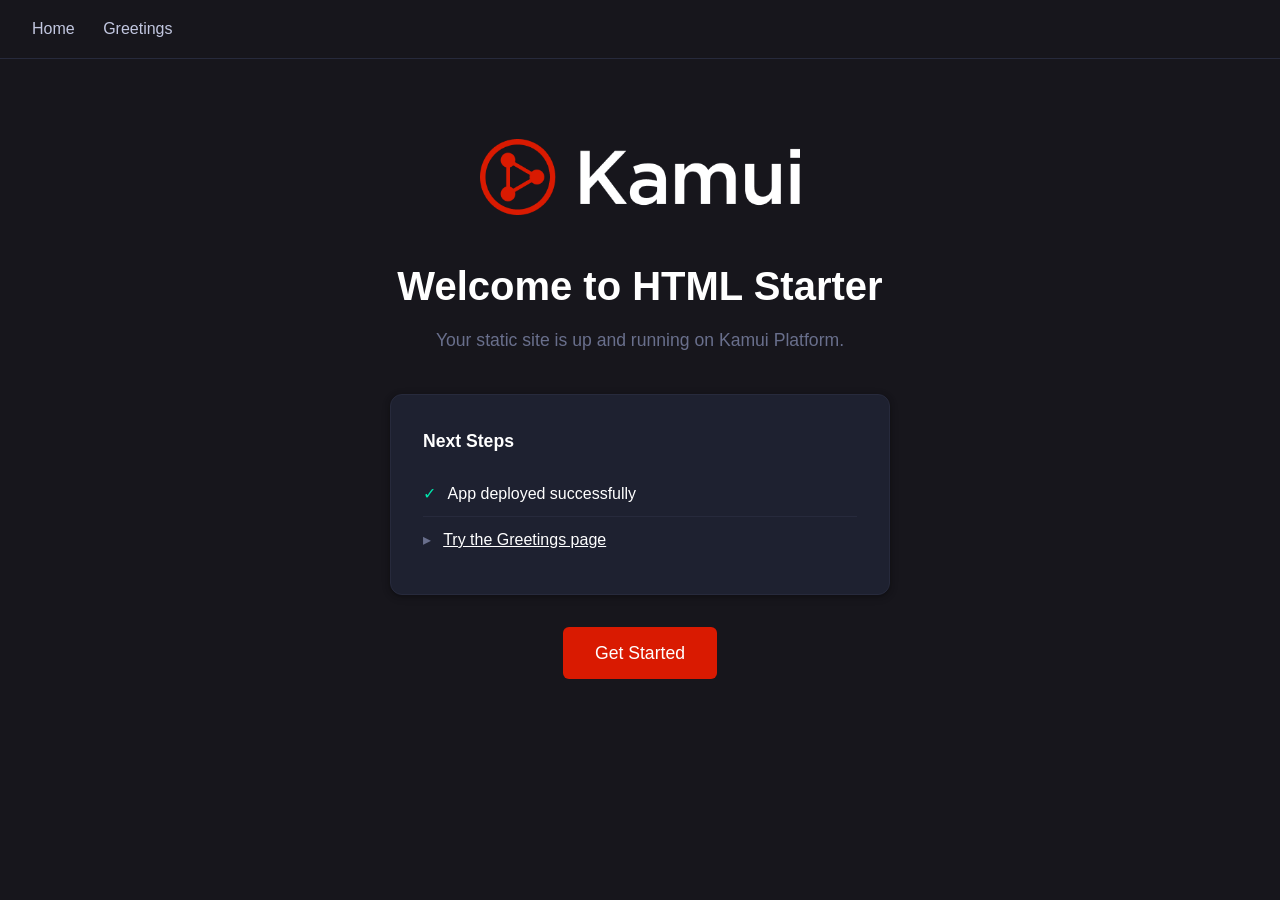
<file: index.html>
<!DOCTYPE html>
<html lang="en">
<head>
    <meta charset="UTF-8">
    <meta name="viewport" content="width=device-width, initial-scale=1.0">
    <title>Home - HTML Starter</title>
    <link rel="icon" type="image/png" href="/static/logo.png">
    <meta property="og:image" content="/static/og.png">
    <link rel="stylesheet" href="/style.css">
</head>
<body>
    <nav>
        <a href="/">Home</a>
        <a href="/greetings.html">Greetings</a>
    </nav>
    <div class="container">
        <div style="text-align: center; padding: 3rem 1rem;">
            <img src="/static/og.png" alt="HTML Starter" style="max-width: 320px; border-radius: 4px; margin-bottom: 2rem;">
            <h1 style="font-size: 2.5rem; margin-bottom: 0.5rem;">Welcome to HTML Starter</h1>
            <p style="color: #696f8c; font-size: 1.1rem; margin-bottom: 2.5rem;">Your static site is up and running on Kamui Platform.</p>
            <div class="card" style="display: inline-block; text-align: left; width: 100%; max-width: 500px;">
                <h2 style="font-size: 1.1rem; margin-bottom: 1rem;">Next Steps</h2>
                <ul>
                    <li style="padding: 0.6rem 0; border-bottom: 1px solid #272a3c;">
                        <span style="color: #00e7ad; margin-right: 0.5rem;">&#10003;</span> App deployed successfully
                    </li>
                    <li style="padding: 0.6rem 0;">
                        <span style="color: #696f8c; margin-right: 0.5rem;">&#9656;</span>
                        <a href="/greetings.html" style="color: #ffffff;">Try the Greetings page</a>
                    </li>
                </ul>
            </div>
            <div style="margin-top: 2rem;">
                <a href="/greetings.html" class="btn">Get Started</a>
            </div>
        </div>
    </div>
</body>
</html>
</file>
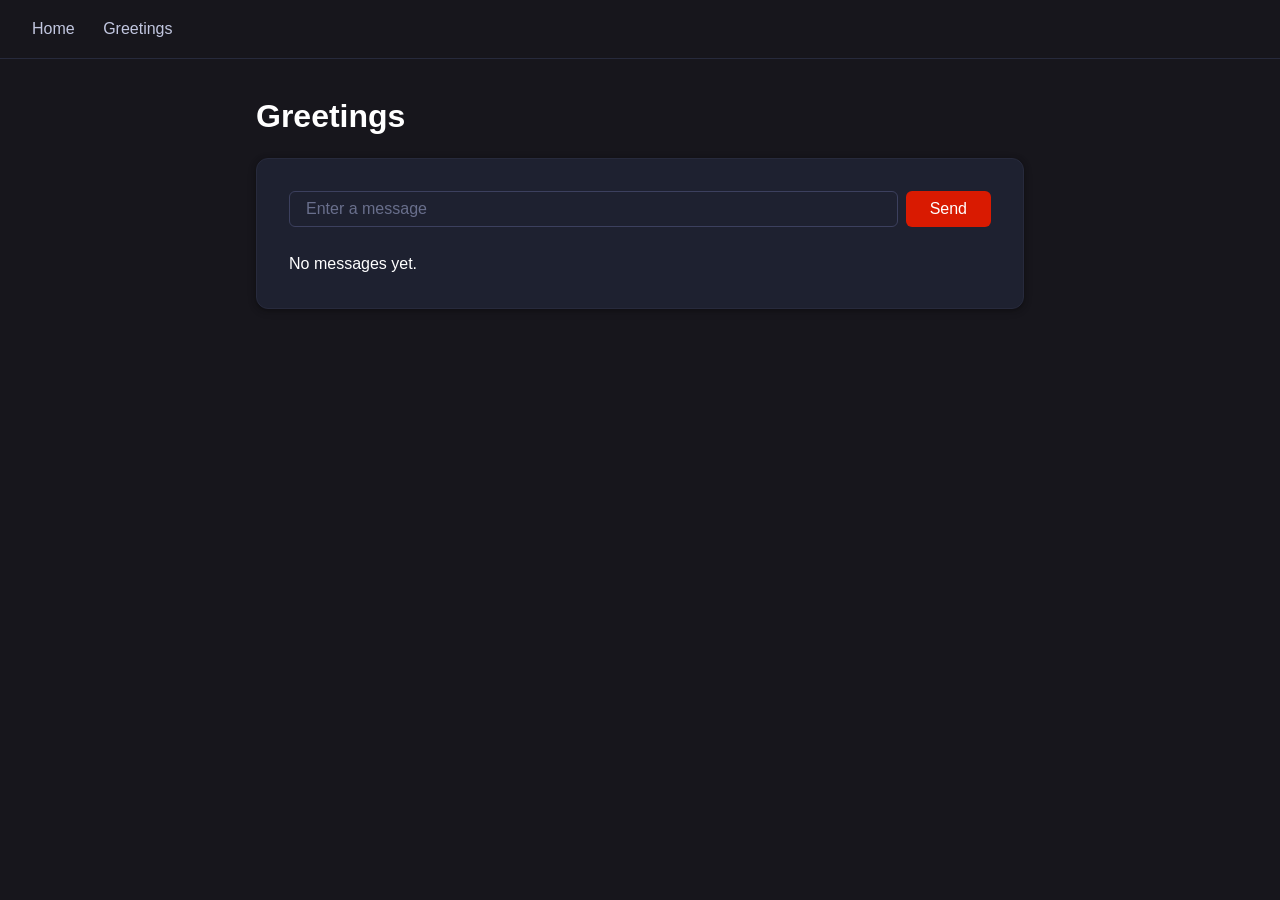
<file: greetings.html>
<!DOCTYPE html>
<html lang="en">
<head>
    <meta charset="UTF-8">
    <meta name="viewport" content="width=device-width, initial-scale=1.0">
    <title>Greetings - HTML Starter</title>
    <link rel="icon" type="image/png" href="/static/logo.png">
    <meta property="og:image" content="/static/og.png">
    <link rel="stylesheet" href="/style.css">
</head>
<body>
    <nav>
        <a href="/">Home</a>
        <a href="/greetings.html">Greetings</a>
    </nav>
    <div class="container">
        <h1>Greetings</h1>
        <div class="card">
            <form id="greeting-form">
                <input type="text" id="message-input" placeholder="Enter a message" required>
                <button type="submit">Send</button>
            </form>
            <p id="empty-state">No messages yet.</p>
            <ul id="greeting-list"></ul>
        </div>
    </div>
    <script>
        const greetings = [];
        const form = document.getElementById("greeting-form");
        const input = document.getElementById("message-input");
        const list = document.getElementById("greeting-list");
        const empty = document.getElementById("empty-state");

        function render() {
            if (greetings.length === 0) {
                empty.style.display = "block";
                list.innerHTML = "";
                return;
            }
            empty.style.display = "none";
            list.innerHTML = greetings.map(function (g) {
                return '<li>' + g.message + ' <span class="time">' + g.time + '</span></li>';
            }).join("");
        }

        form.addEventListener("submit", function (e) {
            e.preventDefault();
            var message = input.value.trim();
            if (!message) return;
            var now = new Date();
            var time = now.getFullYear() + "-" +
                String(now.getMonth() + 1).padStart(2, "0") + "-" +
                String(now.getDate()).padStart(2, "0") + " " +
                String(now.getHours()).padStart(2, "0") + ":" +
                String(now.getMinutes()).padStart(2, "0");
            greetings.unshift({ message: message, time: time });
            input.value = "";
            render();
        });

        render();
    </script>
</body>
</html>
</file>
<file: style.css>
* {
    margin: 0;
    padding: 0;
    box-sizing: border-box;
}
body {
    font-family: -apple-system, BlinkMacSystemFont, "Segoe UI", Roboto, sans-serif;
    background-color: #17161c;
    color: #ffffff;
    line-height: 1.6;
}
a {
    color: #c2c7e0;
}
nav {
    background-color: #17161c;
    padding: 1rem 2rem;
    border-bottom: 1px solid #272a3c;
}
nav a {
    color: #c2c7e0;
    text-decoration: none;
    margin-right: 1.5rem;
    font-weight: 500;
}
nav a:hover {
    color: #ffffff;
}
.container {
    max-width: 800px;
    margin: 2rem auto;
    padding: 0 1rem;
}
h1 {
    margin-bottom: 1rem;
    color: #ffffff;
}
.card {
    background: #1e2130;
    border: 1px solid #272a3c;
    border-radius: 12px;
    padding: 2rem;
    box-shadow: 0 2px 8px 1px rgba(0, 0, 0, 0.1), 0 1px 5px 0 rgba(0, 0, 0, 0.3);
}
form {
    display: flex;
    gap: 0.5rem;
    margin-bottom: 1.5rem;
}
input[type="text"] {
    flex: 1;
    padding: 0.5rem 1rem;
    background-color: #1e2130;
    border: 1px solid #3c405e;
    border-radius: 6px;
    font-size: 1rem;
    color: #ffffff;
}
input[type="text"]::placeholder {
    color: #696f8c;
}
input[type="text"]:focus {
    outline: none;
    border-color: #ffffff;
}
button {
    padding: 0.5rem 1.5rem;
    background-color: #d91a01;
    color: #ffffff;
    border: none;
    border-radius: 6px;
    font-size: 1rem;
    cursor: pointer;
}
button:hover {
    background-color: #e04020;
}
ul {
    list-style: none;
}
ul li {
    padding: 0.75rem 0;
    border-bottom: 1px solid #272a3c;
}
ul li:last-child {
    border-bottom: none;
}
.time {
    color: #696f8c;
    font-size: 0.85rem;
}
.btn {
    display: inline-block;
    padding: 0.75rem 2rem;
    background-color: #d91a01;
    color: #ffffff;
    text-decoration: none;
    border-radius: 6px;
    font-size: 1.1rem;
    font-weight: 500;
    transition: background-color 0.2s;
}
.btn:hover {
    background-color: #e04020;
}
</file>
